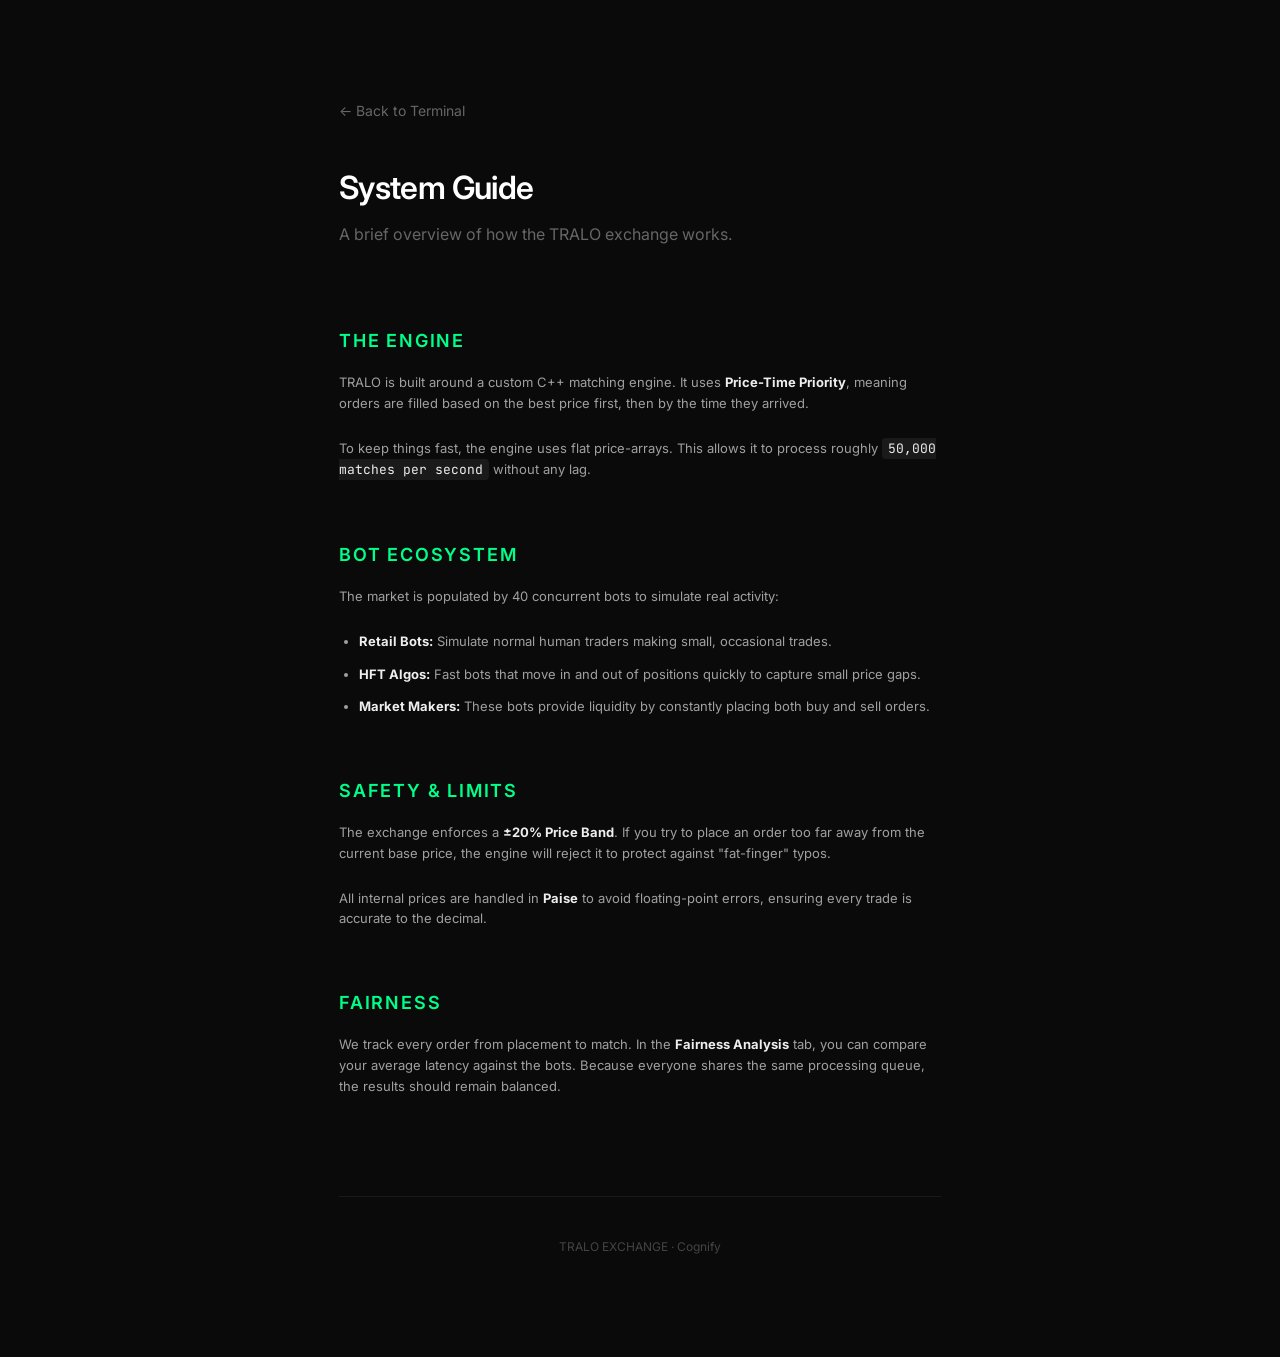
<file: Frontend/guide.html>
<!DOCTYPE html>
<html lang="en">

<head>
    <meta charset="UTF-8">
    <meta name="viewport" content="width=device-width, initial-scale=1.0">
    <title>TRALO - Guide</title>
    <link rel="stylesheet" href="style.css?v=4">
    <link href="https://fonts.googleapis.com/css2?family=Inter:wght@400;600&family=JetBrains+Mono&display=swap"
        rel="stylesheet">
    <style>
        html,
        body {
            overflow: auto !important;
            height: auto !important;
        }

        body {
            background-color: #0a0a0a;
            color: #d1d1d1;
            font-family: 'Inter', sans-serif;
            line-height: 1.6;
            margin: 0;
            padding: 0;
        }

        .container {
            max-width: 650px;
            margin: 100px auto;
            padding: 0 24px;
        }

        header {
            margin-bottom: 80px;
        }

        h1 {
            font-size: 32px;
            font-weight: 600;
            color: #ffffff;
            margin-bottom: 8px;
            letter-spacing: -0.02em;
        }

        .subtitle {
            color: #666;
            font-size: 16px;
        }

        section {
            margin-bottom: 60px;
        }

        h2 {
            font-size: 18px;
            font-weight: 600;
            color: #00ff88;
            margin-bottom: 16px;
            text-transform: uppercase;
            letter-spacing: 0.1em;
        }

        p {
            margin-bottom: 24px;
            color: #a0a0a0;
        }

        ul {
            padding-left: 20px;
            margin-bottom: 24px;
            color: #a0a0a0;
        }

        li {
            margin-bottom: 12px;
        }

        .code-inline {
            font-family: 'JetBrains Mono', monospace;
            background: #1a1a1a;
            padding: 2px 6px;
            border-radius: 4px;
            font-size: 13px;
            color: #eee;
        }

        .footer {
            margin-top: 100px;
            padding-top: 40px;
            border-top: 1px solid #1a1a1a;
            font-size: 12px;
            color: #444;
            text-align: center;
        }

        a.back-btn {
            color: #666;
            text-decoration: none;
            font-size: 14px;
            display: inline-block;
            margin-bottom: 40px;
            transition: color 0.2s;
        }

        a.back-btn:hover {
            color: #fff;
        }

        strong {
            color: #eee;
        }
    </style>
</head>

<body>
    <div class="container">
        <a href="index.html" class="back-btn">← Back to Terminal</a>

        <header>
            <h1>System Guide</h1>
            <div class="subtitle">A brief overview of how the TRALO exchange works.</div>
        </header>

        <section>
            <h2>The Engine</h2>
            <p>
                TRALO is built around a custom C++ matching engine. It uses <strong>Price-Time Priority</strong>,
                meaning orders are filled based on the best price first, then by the time they arrived.
            </p>
            <p>
                To keep things fast, the engine uses flat price-arrays. This allows it to process roughly <span
                    class="code-inline">50,000 matches per second</span> without any lag.
            </p>
        </section>

        <section>
            <h2>Bot Ecosystem</h2>
            <p>
                The market is populated by 40 concurrent bots to simulate real activity:
            </p>
            <ul>
                <li><strong>Retail Bots:</strong> Simulate normal human traders making small, occasional trades.</li>
                <li><strong>HFT Algos:</strong> Fast bots that move in and out of positions quickly to capture small
                    price gaps.</li>
                <li><strong>Market Makers:</strong> These bots provide liquidity by constantly placing both buy and sell
                    orders.</li>
            </ul>
        </section>

        <section>
            <h2>Safety & Limits</h2>
            <p>
                The exchange enforces a <strong>±20% Price Band</strong>. If you try to place an order too far away from
                the current base price, the engine will reject it to protect against "fat-finger" typos.
            </p>
            <p>
                All internal prices are handled in <strong>Paise</strong> to avoid floating-point errors, ensuring every
                trade is accurate to the decimal.
            </p>
        </section>

        <section>
            <h2>Fairness</h2>
            <p>
                We track every order from placement to match. In the <strong>Fairness Analysis</strong> tab, you can
                compare your average latency against the bots. Because everyone shares the same processing queue, the
                results should remain balanced.
            </p>
        </section>

        <div class="footer">
            TRALO EXCHANGE · Cognify
        </div>
    </div>
</body>

</html>
</file>
<file: Frontend/style.css>
/* ===================================================
   TRALO — Exchange Terminal
   Monotonous Dark Theme — Charcoal / Silver / Black
=================================================== */

*,
*::before,
*::after {
    box-sizing: border-box;
    margin: 0;
    padding: 0;
}

:root {
    --black: #000000;
    --bg: #0c0c0c;
    --surface: #141414;
    --surface2: #1a1a1a;
    --border: #1e1e1e;
    --border2: #2a2a2a;
    --dim: #444444;
    --muted: #666666;
    --soft: #999999;
    --text: #d8d8d8;
    --bright: #ffffff;
    --green: #00a852;
    --green-dim: #005c2d;
    --red: #e01c2e;
    --red-dim: #7a0f19;
    --mono: 'JetBrains Mono', monospace;
}

html,
body {
    height: 100%;
    background: var(--bg);
    color: var(--text);
    font-family: 'Inter', system-ui, sans-serif;
    font-size: 13px;
    line-height: 1.5;
    overflow: hidden;
}

/* ===== SCREENS ===== */
.screen {
    display: none;
    height: 100vh;
    width: 100%;
}

.screen.active {
    display: flex;
    flex-direction: column;
}

/* ===== AUTH ===== */
#screen-auth {
    justify-content: center;
    align-items: center;
    background: var(--bg);
}

.auth-wrapper {
    display: flex;
    flex-direction: column;
    align-items: center;
    gap: 40px;
    width: 100%;
    max-width: 440px;
    padding: 24px;
}

.brand {
    text-align: center;
}

.brand-logo {
    font-size: 36px;
    font-weight: 700;
    letter-spacing: -2px;
    color: var(--bright);
}

.brand-sub {
    font-size: 12px;
    color: var(--muted);
    margin-top: 6px;
    letter-spacing: 0.5px;
}

.auth-card {
    width: 100%;
    background: var(--surface);
    border: 1px solid var(--border2);
    padding: 32px;
}

.auth-tabs {
    display: flex;
    border-bottom: 1px solid var(--border2);
    margin-bottom: 28px;
}

.auth-tab {
    flex: 1;
    background: none;
    border: none;
    border-bottom: 2px solid transparent;
    padding: 10px;
    color: var(--muted);
    font-weight: 600;
    font-size: 13px;
    cursor: pointer;
    letter-spacing: 0.5px;
    transition: color 0.2s;
}

.auth-tab.active {
    color: var(--bright);
    border-bottom-color: var(--bright);
}

.auth-panel {
    display: none;
}

.auth-panel.active {
    display: block;
}

.form-field {
    margin-bottom: 20px;
}

.form-field label {
    display: block;
    font-size: 10px;
    font-weight: 600;
    text-transform: uppercase;
    letter-spacing: 1.2px;
    color: var(--soft);
    margin-bottom: 8px;
}

.form-field input,
.form-field select {
    width: 100%;
    background: var(--black);
    border: 1px solid var(--border2);
    color: var(--bright);
    padding: 11px 14px;
    font-size: 14px;
    outline: none;
    transition: border-color 0.2s;
}

.form-field input:focus,
.form-field select:focus {
    border-color: var(--dim);
}

.btn-primary {
    width: 100%;
    background: #fff;
    color: #000;
    border: none;
    padding: 14px;
    font-weight: 700;
    font-size: 13px;
    cursor: pointer;
    letter-spacing: 0.5px;
    transition: background 0.15s, transform 0.1s, box-shadow 0.1s;
    margin-top: 4px;
    position: relative;
}

.btn-primary:hover {
    background: #e0e0e0;
}

.btn-primary:active {
    background: #bdbdbd;
    transform: scale(0.98);
    box-shadow: 0 0 0 2px #555 inset;
}

.form-error {
    color: var(--red);
    font-size: 12px;
    margin-bottom: 12px;
    min-height: 18px;
}

.form-success {
    color: var(--green);
    font-size: 12px;
    margin-bottom: 12px;
    min-height: 18px;
}

/* ===== TOPBAR ===== */
.topbar {
    height: 52px;
    min-height: 52px;
    background: var(--surface);
    border-bottom: 1px solid var(--border);
    display: flex;
    align-items: center;
    justify-content: space-between;
    padding: 0 24px;
    gap: 16px;
    flex-shrink: 0;
}

.topbar-left {
    display: flex;
    align-items: center;
    gap: 12px;
}

.topbar-center {
    display: flex;
    align-items: center;
    gap: 0;
}

.topbar-right {
    display: flex;
    align-items: center;
    gap: 16px;
}

.nav-logo {
    font-weight: 700;
    font-size: 18px;
    letter-spacing: -1px;
    color: var(--bright);
}

.nav-tag {
    font-size: 9px;
    font-weight: 700;
    letter-spacing: 2px;
    text-transform: uppercase;
    background: var(--border2);
    color: var(--soft);
    padding: 2px 7px;
}

.nav-tag.admin {
    background: var(--green-dim);
    color: var(--green);
}

.nav-user {
    font-size: 12px;
    color: var(--soft);
}

.ws-indicator {
    display: flex;
    align-items: center;
    gap: 5px;
    font-size: 10px;
    color: var(--muted);
    letter-spacing: 1px;
}

.ws-indicator .ws-dot {
    width: 6px;
    height: 6px;
    border-radius: 50%;
    background: var(--red);
    /* Red when not live */
    transition: background 0.3s;
}

.ws-indicator .ws-label {
    color: var(--red);
    /* Red when not live */
    transition: color 0.3s;
}

.ws-indicator.connected .ws-dot {
    background: var(--green);
    /* Green when live */
}

.ws-indicator.connected .ws-label {
    color: var(--green);
    /* Green when live */
}

.logout-btn {
    background: transparent;
    border: 1px solid var(--border2);
    color: var(--muted);
    padding: 4px 12px;
    border-radius: 4px;
    cursor: pointer;
    font-size: 12px;
    transition: border-color 0.15s, color 0.15s, transform 0.1s;
}

.logout-btn:hover {
    border-color: var(--dim);
    color: var(--text);
}

.logout-btn:active {
    transform: scale(0.96);
    border-color: #666;
}

/* ===== TRADER LAYOUT ===== */
.trader-layout {
    display: grid;
    grid-template-columns: 260px 1fr 300px;
    flex: 1;
    overflow: hidden;
}

/* ---- Market Watch ---- */
.market-watch {
    background: var(--surface);
    border-right: 1px solid var(--border);
    display: flex;
    flex-direction: column;
    overflow: hidden;
}

.panel-title {
    font-size: 10px;
    font-weight: 700;
    letter-spacing: 1.5px;
    text-transform: uppercase;
    color: var(--muted);
    padding: 16px 20px 12px;
    border-bottom: 1px solid var(--border);
    flex-shrink: 0;
}

.stock-list {
    overflow-y: auto;
    flex: 1;
}

.stock-item {
    padding: 16px 20px;
    border-bottom: 1px solid var(--border);
    cursor: pointer;
    display: flex;
    justify-content: space-between;
    align-items: center;
    transition: background 0.15s;
}

.stock-item:hover {
    background: var(--surface2);
}

.stock-item.selected {
    background: var(--surface2);
    border-left: 2px solid var(--green);
}

.stock-name {
    font-weight: 600;
    font-size: 13px;
    color: var(--bright);
    letter-spacing: -0.3px;
}

.stock-exchange {
    font-size: 10px;
    color: var(--muted);
    margin-top: 2px;
}

.stock-price-col {
    text-align: right;
}

.stock-price {
    font-family: var(--mono);
    font-size: 13px;
    font-weight: 600;
    color: var(--text);
}

.stock-bid {
    font-size: 10px;
    color: var(--muted);
    margin-top: 2px;
    font-family: var(--mono);
}

/* ---- Main Center ---- */
.trader-main {
    display: flex;
    flex-direction: column;
    overflow-y: auto;
    background: var(--bg);
}

.empty-state {
    flex: 1;
    display: flex;
    flex-direction: column;
    gap: 12px;
    justify-content: center;
    align-items: center;
    color: var(--muted);
}

.empty-icon {
    font-size: 40px;
    opacity: 0.3;
}

.empty-text {
    font-size: 13px;
}

.detail-pane {
    display: flex;
    flex-direction: column;
    height: 100%;
}

.detail-pane.hidden {
    display: none;
}

.detail-header {
    display: flex;
    align-items: center;
    gap: 32px;
    padding: 20px 28px;
    border-bottom: 1px solid var(--border);
    flex-shrink: 0;
    flex-wrap: wrap;
}

.detail-symbol {
    font-size: 22px;
    font-weight: 700;
    color: var(--bright);
    letter-spacing: -1px;
}

.detail-exchange {
    font-size: 11px;
    color: var(--muted);
    margin-top: 2px;
}

.detail-prices {
    display: flex;
    align-items: center;
    gap: 20px;
    flex: 1;
}

.price-box {
    display: flex;
    flex-direction: column;
    gap: 3px;
}

.price-label {
    font-size: 10px;
    color: var(--muted);
    text-transform: uppercase;
    letter-spacing: 0.8px;
}

.price-value {
    font-family: var(--mono);
    font-size: 18px;
    font-weight: 600;
    color: var(--text);
}

.price-value.buy {
    color: var(--green);
}

.price-value.sell {
    color: var(--red);
}

.price-sep {
    color: var(--border2);
    font-size: 20px;
}

.btn-close-detail {
    margin-left: auto;
    background: none;
    border: 1px solid var(--border2);
    color: var(--muted);
    width: 32px;
    height: 32px;
    cursor: pointer;
    font-size: 14px;
    display: flex;
    align-items: center;
    justify-content: center;
    transition: border-color 0.2s;
}

.btn-close-detail:hover {
    border-color: var(--dim);
    color: var(--text);
}

/* Market Depth */
.depth-section {
    display: flex;
    padding: 20px 28px;
    gap: 0;
    border-bottom: 1px solid var(--border);
    flex-shrink: 0;
}

.depth-half {
    flex: 1;
}

.depth-divider {
    width: 1px;
    background: var(--border);
    margin: 0 20px;
}

.depth-header {
    display: grid;
    grid-template-columns: 1fr 1fr 1fr;
    padding: 0 0 8px;
    font-size: 10px;
    font-weight: 600;
    letter-spacing: 1px;
    color: var(--muted);
    text-transform: uppercase;
    border-bottom: 1px solid var(--border);
    margin-bottom: 4px;
}

.depth-col {}

.depth-col.qty {
    text-align: center;
}

.depth-col.bar-header {
    text-align: right;
}

.depth-rows {
    display: flex;
    flex-direction: column;
    gap: 1px;
}

.depth-row {
    display: grid;
    grid-template-columns: 1fr 1fr;
    padding: 6px 10px;
    font-family: var(--mono);
    font-size: 11px;
    position: relative;
}

.depth-row .depth-qty {
    text-align: right;
}

.depth-bar {
    position: absolute;
    top: 0;
    bottom: 0;
    opacity: 0.08;
    border-radius: 2px;
}

.buy-side .depth-bar {
    background: var(--green);
    right: 0;
}

.sell-side .depth-bar {
    background: var(--red);
    left: 0;
}

.depth-price.buy-price {
    color: var(--green);
    position: relative;
    z-index: 1;
}

.depth-price.sell-price {
    color: var(--red);
    position: relative;
    z-index: 1;
}

.depth-qty {
    text-align: center;
    position: relative;
    z-index: 1;
    color: var(--soft);
}

.depth-bar-cell {
    text-align: right;
    position: relative;
    z-index: 1;
}

/* Order Section */
.order-section {
    padding: 20px 28px;
    flex-shrink: 0;
}

.order-tabs {
    display: flex;
    gap: 0;
    border: 1px solid var(--border2);
    width: fit-content;
    margin-bottom: 20px;
}

.order-tab {
    background: none;
    border: none;
    padding: 8px 28px;
    font-size: 12px;
    font-weight: 700;
    letter-spacing: 1px;
    cursor: pointer;
    color: var(--muted);
    transition: background 0.2s, color 0.2s;
}

.order-tab.active.buy-tab {
    background: var(--green);
    color: white;
}

.order-tab.active.sell-tab {
    background: var(--red);
    color: white;
}

.order-tab:not(.active) {}

.order-tab:not(.active):hover {
    background: var(--surface2);
    color: var(--text);
}

.order-fields {
    display: flex;
    gap: 20px;
    margin-bottom: 16px;
}

.field-group {
    flex: 1;
}

.field-group label {
    display: block;
    font-size: 10px;
    font-weight: 600;
    text-transform: uppercase;
    letter-spacing: 1px;
    color: var(--muted);
    margin-bottom: 8px;
}

.field-group input {
    width: 100%;
    background: var(--surface);
    border: 1px solid var(--border2);
    color: var(--bright);
    padding: 10px 14px;
    font-size: 14px;
    font-family: var(--mono);
    outline: none;
}

.field-group input:focus {
    border-color: var(--dim);
}

.order-total {
    font-family: var(--mono);
    font-size: 12px;
    color: var(--soft);
    margin-bottom: 16px;
}

.btn-order {
    border: none;
    padding: 12px 32px;
    font-weight: 700;
    font-size: 13px;
    cursor: pointer;
    letter-spacing: 0.5px;
    transition: opacity 0.15s, transform 0.1s;
}

.btn-order.buy {
    background: var(--green);
    color: white;
}

.btn-order.sell {
    background: var(--red);
    color: white;
}

.btn-order:hover {
    opacity: 0.85;
}

.btn-order:active {
    opacity: 0.7;
    transform: scale(0.97);
}

.market-tip {
    font-size: 11px;
    color: var(--soft);
    line-height: 1.5;
    padding: 8px 0;
    margin-bottom: 16px;
}

.market-tip em {
    color: var(--bright);
    font-style: normal;
    font-weight: 600;
    font-family: var(--mono);
}

/* ---- Orders Panel ---- */
.orders-panel {
    background: var(--surface);
    border-left: 1px solid var(--border);
    display: flex;
    flex-direction: column;
    overflow: hidden;
}

.system-latency {
    font-family: var(--mono);
    font-size: 10px;
    color: var(--green);
    padding: 8px 20px;
    border-bottom: 1px solid var(--border);
    letter-spacing: 0.5px;
}

.orders-list {
    overflow-y: auto;
    flex: 1;
    padding: 8px 0;
}

.no-orders-msg {
    color: var(--muted);
    font-size: 12px;
    padding: 24px 20px;
    text-align: center;
}

.order-entry {
    padding: 12px 20px;
    border-bottom: 1px solid var(--border);
}

.order-entry-top {
    display: flex;
    justify-content: space-between;
    align-items: center;
    margin-bottom: 4px;
}

.order-sym {
    font-weight: 600;
    font-size: 12px;
    color: var(--bright);
}

.order-type {
    font-size: 10px;
    font-weight: 700;
    letter-spacing: 1px;
}

.order-type.BUY {
    color: var(--green);
}

.order-type.SELL {
    color: var(--red);
}

.order-entry-bot {
    display: flex;
    justify-content: space-between;
    font-family: var(--mono);
    font-size: 11px;
    color: var(--soft);
}

.order-latency-val {
    font-weight: 600;
    color: var(--green);
}

.order-status {
    font-size: 10px;
    color: var(--muted);
}

.order-status.filled {
    color: var(--green);
}

.order-status.pending {
    color: var(--soft);
}

/* ===== ADMIN ===== */
.admin-nav {
    background: none;
    border: none;
    border-bottom: 2px solid transparent;
    color: var(--muted);
    font-size: 12px;
    font-weight: 600;
    letter-spacing: 0.5px;
    cursor: pointer;
    padding: 0 20px;
    height: 52px;
    transition: color 0.2s;
}

.admin-nav.active {
    color: var(--bright);
    border-bottom-color: var(--bright);
}

.admin-panel {
    display: none;
    flex: 1;
    flex-direction: column;
    overflow-y: auto;
}

.admin-panel.active {
    display: flex;
}

.depth-header {
    display: grid;
    grid-template-columns: 1fr 1fr;
    padding: 0 10px 8px;
    border-bottom: 1px solid var(--border);
    margin-bottom: 4px;
}

.depth-row {
    display: grid;
    grid-template-columns: 1fr 1fr;
    padding: 4px 10px;
}

.admin-metrics {
    display: grid;
    grid-template-columns: repeat(4, 1fr);
    gap: 0;
    border-bottom: 1px solid var(--border);
    flex-shrink: 0;
}

.admin-metric-card {
    padding: 20px 28px;
    border-right: 1px solid var(--border);
}

.admin-metric-card:last-child {
    border-right: none;
}

.admin-metric-card label {
    display: block;
    font-size: 10px;
    font-weight: 600;
    letter-spacing: 1px;
    text-transform: uppercase;
    color: var(--muted);
    margin-bottom: 8px;
}

.metric-value {
    font-family: var(--mono);
    font-size: 22px;
    font-weight: 600;
    color: var(--bright);
}

.metric-value span {
    font-size: 13px;
    color: var(--muted);
}

/* Stream Table */
.stream-table-wrap {
    flex: 1;
    overflow-y: auto;
}

.stream-table {
    width: 100%;
    border-collapse: collapse;
    font-size: 12px;
}

.stream-table th {
    text-align: left;
    padding: 12px 20px;
    font-size: 10px;
    font-weight: 600;
    letter-spacing: 1px;
    text-transform: uppercase;
    color: var(--muted);
    border-bottom: 1px solid var(--border);
    position: sticky;
    top: 0;
    background: var(--surface);
    z-index: 2;
}

.stream-table td {
    padding: 10px 20px;
    border-bottom: 1px solid var(--border);
    font-family: var(--mono);
    color: var(--text);
}

.stream-table tbody tr:hover {
    background: var(--surface2);
}

.side-badge {
    font-size: 10px;
    font-weight: 700;
    letter-spacing: 0.5px;
    padding: 2px 6px;
    border-radius: 2px;
}

.side-badge.BUY {
    background: var(--green-dim);
    color: var(--green);
}

.side-badge.SELL {
    background: var(--red-dim);
    color: var(--red);
}

.source-badge {
    font-size: 10px;
    font-weight: 600;
    padding: 2px 6px;
    letter-spacing: 0.5px;
}

.source-badge.manual {
    color: var(--bright);
    background: var(--border2);
}

.source-badge.bot {
    color: var(--muted);
    background: transparent;
}

.status-accepted {
    color: var(--green);
    font-size: 11px;
}

.status-filled {
    color: var(--bright);
    font-size: 11px;
    font-weight: 600;
}

/* Fairness Panel */
#panel-fairness {
    padding: 28px;
    flex-direction: column;
    gap: 24px;
}

.fairness-grid {
    display: grid;
    grid-template-columns: 1fr 1fr;
    gap: 24px;
}

.chart-card {
    background: var(--surface);
    border: 1px solid var(--border);
    padding: 24px;
    display: flex;
    flex-direction: column;
    gap: 8px;
}

.chart-title {
    font-size: 13px;
    font-weight: 600;
    color: var(--bright);
}

.chart-desc {
    font-size: 11px;
    color: var(--muted);
    line-height: 1.6;
    margin-bottom: 8px;
}

.chart-wrap {
    position: relative;
    height: 260px;
}

.fairness-note {
    background: var(--surface);
    border: 1px solid var(--border);
    /* border-left: 3px solid var(--green); */
    padding: 16px 20px;
    font-size: 12px;
    color: var(--soft);
    line-height: 1.7;
}

.fairness-note strong {
    color: var(--text);
}

.fairness-note em {
    color: var(--bright);
    font-style: normal;
}

/* Fairness Stats Summary Bar */
.fairness-stats-bar {
    display: grid;
    grid-template-columns: repeat(4, 1fr);
    gap: 0;
    border: 1px solid var(--border);
    border-bottom: none;
    flex-shrink: 0;
}

.fairness-stat-item {
    padding: 16px 20px;
    border-right: 1px solid var(--border);
    border-bottom: 1px solid var(--border);
}

.fairness-stat-item:last-child {
    border-right: none;
}

.fairness-stat-item label {
    display: block;
    font-size: 10px;
    font-weight: 600;
    letter-spacing: 1px;
    text-transform: uppercase;
    color: var(--muted);
    margin-bottom: 6px;
}

.fairness-stat-val {
    font-family: var(--mono);
    font-size: 18px;
    font-weight: 600;
    color: var(--bright);
}

.fairness-stat-val.highlight {
    color: var(--green);
}

/* Chart loading/empty state overlay */
.chart-wrap-overlay {
    position: absolute;
    inset: 0;
    display: flex;
    align-items: center;
    justify-content: center;
    font-size: 12px;
    color: var(--muted);
    font-family: var(--mono);
    pointer-events: none;
    transition: opacity 0.3s;
}

.chart-wrap-overlay.hidden {
    opacity: 0;
}


/* ===== SCROLLBAR ===== */
::-webkit-scrollbar {
    width: 5px;
    height: 5px;
}

::-webkit-scrollbar-track {
    background: transparent;
}

::-webkit-scrollbar-thumb {
    background: var(--border2);
    border-radius: 3px;
}

.hidden {
    display: none !important;
}
</file>
